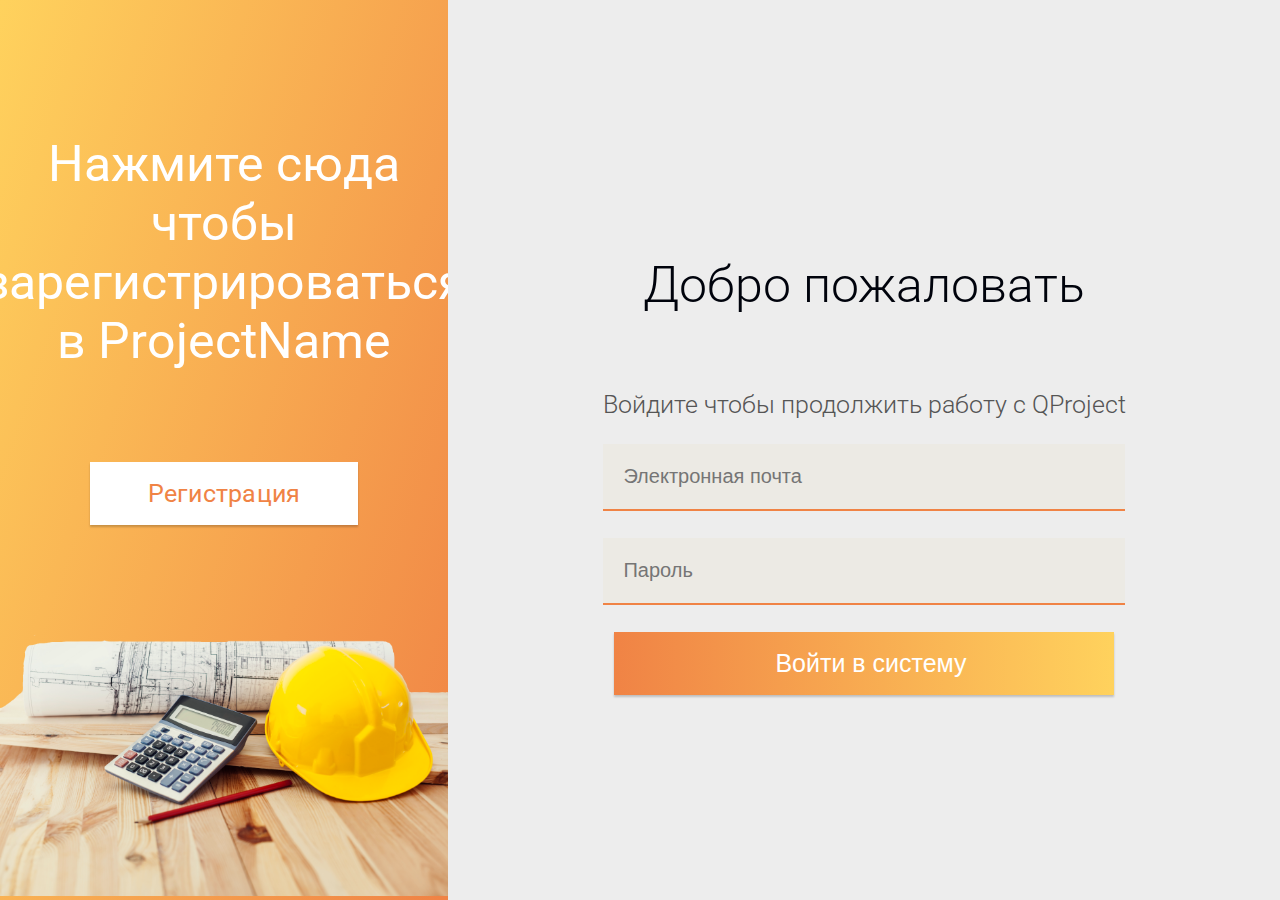
<file: index.html>
<!DOCTYPE html>
<html lang="en">
<head>
    <meta charset="UTF-8">
    <meta http-equiv="X-UA-Compatible" content="IE=edge">
    <meta name="viewport" content="width=device-width, initial-scale=1.0">
    <link href="index.css" type="text/css" rel="stylesheet">
    <link rel="preconnect" href="https://fonts.gstatic.com">
    <link rel="preconnect" href="https://fonts.googleapis.com">
    <link rel="preconnect" href="https://fonts.gstatic.com" crossorigin>
    <link href="https://fonts.googleapis.com/css2?family=Roboto:ital,wght@0,100;0,300;0,400;0,500;0,700;0,900;1,100;1,300;1,400;1,500;1,700;1,900&display=swap" rel="stylesheet">
    <title>Log In System</title>
 
</head>
<body>
    <main>
        <div class="left__block">
            <div class="nad">Нажмите сюда чтобы зарегистрироваться в ProjectName</div>
            <div class="switch_b"><a href="reg.html"><p class="in_button">Регистрация</p></a></div>
            <div class="bg_login"><img src="images/bglogin.png" alt=""></div>
        </div>
        <div class="right__block">
         <p class="main_text">Добро пожаловать</p>
         <p class="dop_text">Войдите чтобы продолжить работу с QProject</p>
         <input class="input_data" type="text" placeholder="Электронная почта">
         <input class="input_data" type="text" placeholder="Пароль">
         <button class="button1" type="button" >Войти в систему</button>
        </div>
    </main>
</body>
</html>
</file>
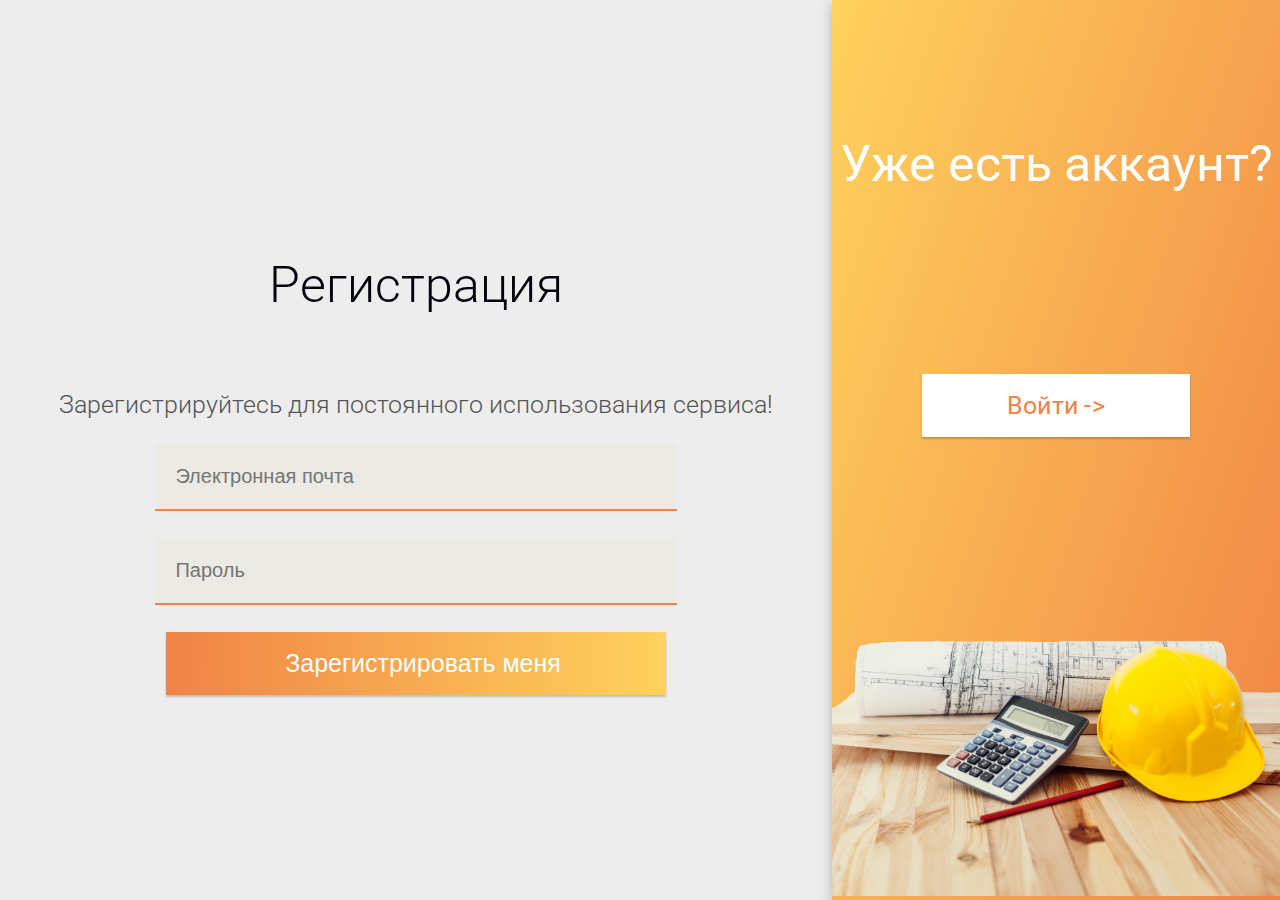
<file: reg.html>
<!DOCTYPE html>
<html lang="en">
<head>
    <meta charset="UTF-8">
    <meta http-equiv="X-UA-Compatible" content="IE=edge">
    <meta name="viewport" content="width=device-width, initial-scale=1.0">
    <link href="index.css" type="text/css" rel="stylesheet">
    <link rel="preconnect" href="https://fonts.gstatic.com">
    <link rel="preconnect" href="https://fonts.googleapis.com">
    <link rel="preconnect" href="https://fonts.gstatic.com" crossorigin>
    <link href="https://fonts.googleapis.com/css2?family=Roboto:ital,wght@0,100;0,300;0,400;0,500;0,700;0,900;1,100;1,300;1,400;1,500;1,700;1,900&display=swap" rel="stylesheet">
    <title>Registration</title>
 
</head>
<body>
    <main>
        
        <div class="right__block">
         <p class="main_text">Регистрация</p>
         <p class="dop_text">Зарегистрируйтесь для постоянного использования сервиса!</p>
         <input class="input_data" type="text" placeholder="Электронная почта">
         <input class="input_data" type="text" placeholder="Пароль">
         <button class="button1" type="button" >Зарегистрировать меня</button>
        </div>
        <div class="left__block">
            <div class="nad">Уже есть аккаунт?</div>
            <div class="switch_b"><a href="index.html"><p class="in_button">Войти -></p></a></div>
            <div class="bg_login"><img src="images/bglogin.png" alt=""></div>
        </div>
    </main>
</body>
</html>
</file>
<file: index.css>
body {
    margin: 0;
}
main {
    height: 100vh;
    width: 100%;
    display: flex;
}
.left__block {
    display: flex;
    justify-content: space-between;
    flex-direction: column;
    align-items: center;
    height: 100vh;
    background: linear-gradient(108.43deg, #FFD25D 0%, #F08345 98.97%);
box-shadow: 0px 3px 12px rgba(0, 0, 0, 0.25);
    width: 35%;
}
.right__block {
    display: flex;
    justify-content: center;
    flex-direction: column;
    height: 100vh;
    width: 65%;
    background: #EDEDED;
}
.nad {
    font-family: 'Roboto';
    font-style: normal;
    font-weight: 400;
    font-size: 50px;
    line-height: 59px;
    text-align: center;
    margin-top: 15vh;
    color: #FFFFFF;
}
.switch_b {
    background: #FFFFFF;
box-shadow: 0px 2px 2px rgba(0, 0, 0, 0.2);
width: 60%;
height: 7vh;
display: flex;
align-items: center;
    justify-content: center;
}
a{
    text-decoration: none;
}
.in_button {
    font-family: 'Roboto';
    font-style: normal;
    font-weight: 400;
    font-size: 25px;
    line-height: 29px;
    letter-spacing: 0.01em;
    
    color: #F08345;
}
.bg_login{
    bottom: 0;
    width: 100%;
}
.bg_login img{
    width: 100%;
}
.main_text {
   
    font-family: 'Roboto';
font-style: normal;
font-weight: 300;
font-size: 50px;
line-height: 59px;
color: #00030C;
text-align: center;
}
.dop_text {
    font-family: 'Roboto';
font-style: normal;
font-weight: 300;
font-size: 25px;
line-height: 29px;
text-align: center;

color: #555555;
}

.input_data{
    outline:none;
    outline-offset: 0;
width: 60%;
height: 7vh;
display: block;
margin-right: auto;
margin-left: auto;
margin-bottom: 3vh;
color: #F08345;
background: #ECEAE4;
border-style: none;
border-bottom: 2px solid #F08345;
padding-left: 20px;
font-size:20px;
color: #F08345;
}
.button1{
    
    border: none;
    width: 60%;
    height: 7vh;
    display: block;
    margin-right: auto;
    margin-left: auto;
    background: linear-gradient(90.5deg, #F08345 0%, #FFD25D 100%);
box-shadow: 0px 2px 2px rgba(0, 0, 0, 0.2);
padding-left: 20px;
font-size: 25px;
color: #FFFFFF;

}
</file>
